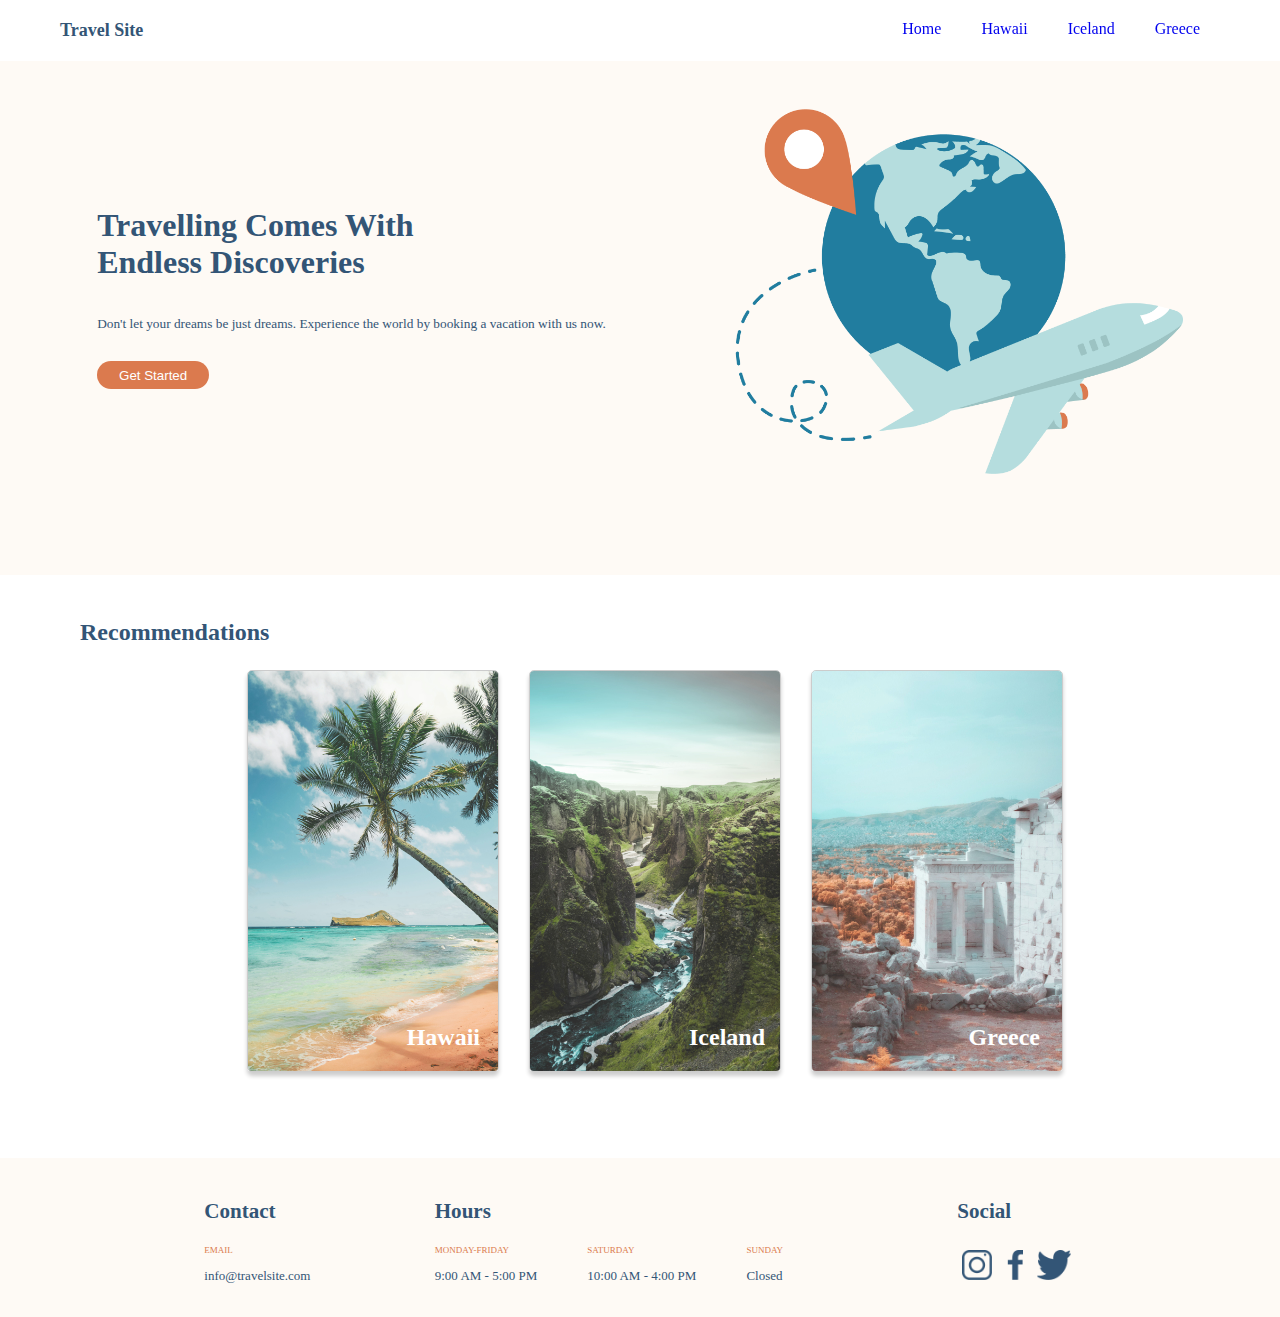
<file: index.html>
<!DOCTYPE html>
<html lang="en">
    <head>
        <meta charset="UTF-8">
        <meta name="viewport" content="width=device-width, initial-scale=1.0">
        <title>Travel Site</title>
        <link rel="stylesheet" href="./css/global.css">
        <link rel="stylesheet" href="./css/main.css">
    </head>
    <body>
        <header>
            <nav>
                <div class="nav-left">
                    <a class="nav-left__logo" href="./index.html">Travel Site</a>
                </div>
                <div class="nav-right">
                    <a class="nav-right__home--underlined" href="./index.html">Home</a>
                    <a class="nav-right__hawaii" href="./pages/hawaii.html">Hawaii</a>
                    <a class="nav-right__iceland" href="./pages/iceland.html">Iceland</a>
                    <a class="nav-right__greece" href="./pages/greece.html">Greece</a>
                </div>
            </nav>
        </header>
        <section class="hero">
            <div class="hero__column">
                <h1 class="hero__h1">Travelling Comes With <br> Endless Discoveries</h1>
                <p class="hero__subtitle">Don't let your dreams be just dreams. Experience the world by booking a vacation with us now.</p>
                <button class="hero__button">Get Started</button>
            </div>
            <img alt="hero.png" src="./assets/Images/hero.png"/>
        </section>
        <main>
            <section class="recommend">
                <h3 class="recommend__title">Recommendations</h3>
                <div class="recommend__cards-container">
                    <a class="recommend__card-hawaii" href="./pages/hawaii.html">
                        <p>Hawaii</p>
                        <img alt="hawaii" src="./assets/Images/hawaii.jpg"/>
                    </a>
                    <a class="recommend__card-iceland" href="./pages/iceland.html">
                        <p>Iceland</p>
                        <img alt="iceland.jpg" src="./assets/Images/iceland.jpg"/>
                    </a>
                    <a class="recommend__card-greece" href="./pages/greece.html">
                        <p>Greece</p>
                        <img alt="greece.jpg" src="./assets/Images/greece.jpg"/>
                    </a>
                </div>
            </section>
        </main>
        <footer>
            <div>
                <h3>Contact</h3>
                <div class="footer__subtitle">EMAIL</div>
                <p>info@travelsite.com</p>
            </div>
            <div class="footer__hours">
                <h3>Hours</h3>
                <div class="footer__hours-row">
                    <div class="footer__hours-item">
                        <div class="footer__subtitle">MONDAY-FRIDAY</div>
                        <p>9:00 AM - 5:00 PM</p>
                    </div>
                    <div class="footer__hours-item">
                        <div class="footer__subtitle">SATURDAY</div>
                        <p>10:00 AM - 4:00 PM</p>
                    </div>
                    <div class="footer__hours-item">
                        <div class="footer__subtitle">SUNDAY</div>
                        <p>Closed</p>
                    </div>
                </div>
            </div>
            <div>
                <h3>Social</h3>
                <img class="footer__social-icon" src="./assets/Icons/icon-instagram.png" alt="instagram"/>
                <img class="footer__social-icon" src="./assets/Icons/icon-facebook.png" alt="facebook"/>
                <img class="footer__social-icon" src="./assets/Icons/icon-twitter.png" alt="twitter"/>
            </div>
        </footer>
        
    </body>
</html>
</file>
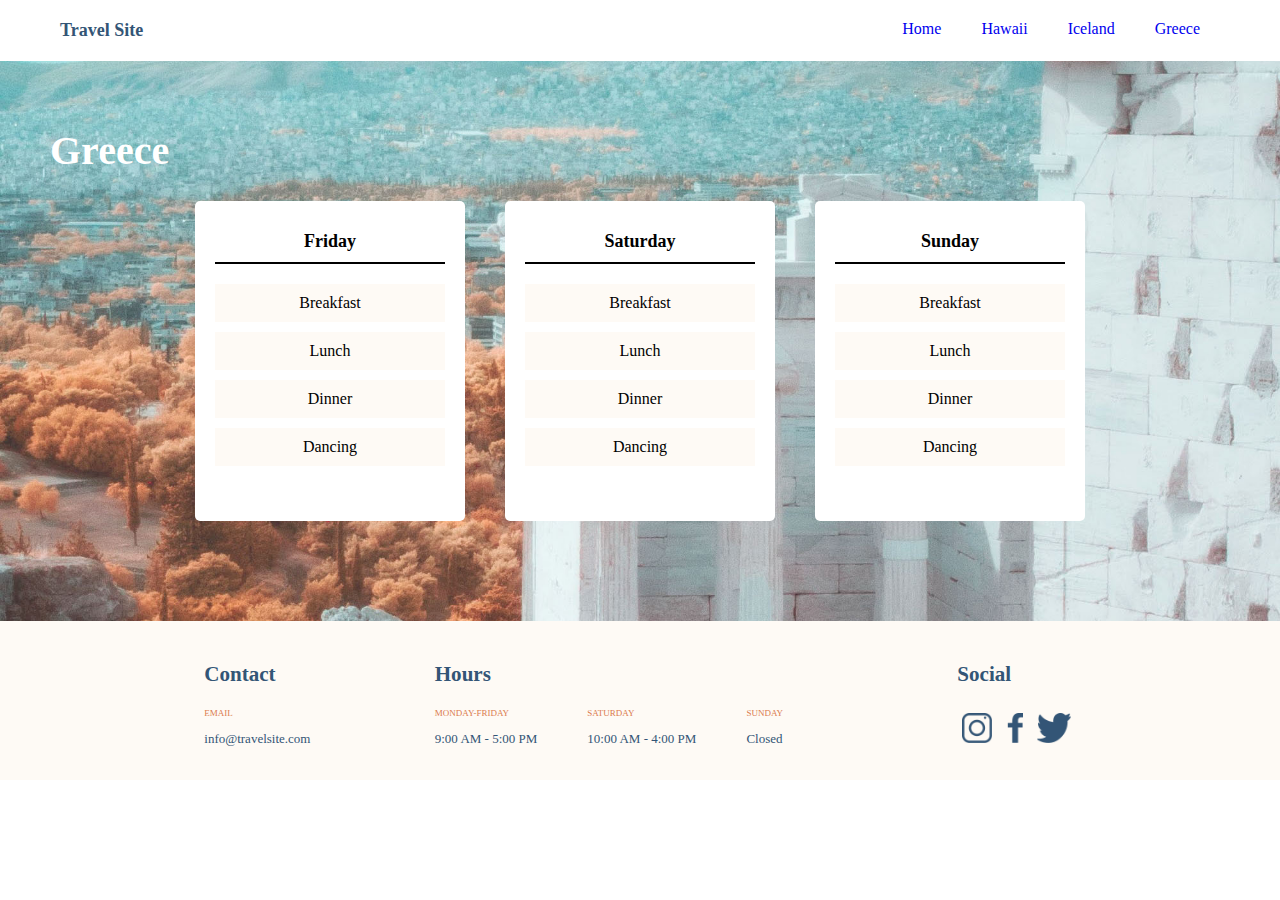
<file: pages/greece.html>
<!DOCTYPE html>
<html lang="en">
    <head>
        <meta charset="UTF-8">
        <meta name="viewport" content="width=device-width, initial-scale=1.0">
        <link rel="stylesheet" href="../css/global.css">
        <link rel="stylesheet" href="../css/destinations.css">
        <title>Travel site - Greece</title>
    </head>
    <body>
        <header>
            <nav>
                <div class="nav-left">
                    <a class="nav-left__logo" href="../index.html">Travel Site</a>
                </div>
                <div class="nav-right">
                    <a class="nav-right__home" href="../index.html">Home</a>
                    <a class="nav-right__hawaii" href="../pages/hawaii.html">Hawaii</a>
                    <a class="nav-right__iceland" href="../pages/iceland.html">Iceland</a>
                    <a class="nav-right__greece--underlined" href="../pages/greece.html">Greece</a>
                </div>
            </nav>
        </header>
        <main>
            <h1>Greece</h1>
            <section class="main">
            <div>
                <ul>
                    <li class="li__header">Friday</li>
                    <li>Breakfast</li>
                    <li>Lunch</li>
                    <li>Dinner</li>
                    <li>Dancing</li>
                </ul>
            </div>
            <div>
                <ul>
                    <li class="li__header">
                        Saturday
                    </li>
                    <li>Breakfast</li>
                    <li>Lunch</li>
                    <li>Dinner</li>
                    <li>Dancing</li>
                </ul>
            </div>
            <div>
                <ul>
                    <li class="li__header">
                        Sunday
                    </li>
                    <li>Breakfast</li>
                    <li>Lunch</li>
                    <li>Dinner</li>
                    <li>Dancing</li>
                </ul>
            </div>
            </section>
        </main>
        
        <footer>
            <div>
                <h3>Contact</h3>
                <div class="footer__subtitle">EMAIL</div>
                <p>info@travelsite.com</p>
            </div>
            <div class="footer__hours">
                <h3>Hours</h3>
                <div class="footer__hours-row">
                    <div class="footer__hours-item">
                        <div class="footer__subtitle">MONDAY-FRIDAY</div>
                        <p>9:00 AM - 5:00 PM</p>
                    </div>
                    <div class="footer__hours-item">
                        <div class="footer__subtitle">SATURDAY</div>
                        <p>10:00 AM - 4:00 PM</p>
                    </div>
                    <div class="footer__hours-item">
                        <div class="footer__subtitle">SUNDAY</div>
                        <p>Closed</p>
                    </div>
                </div>
            </div>
            <div>
                <h3>Social</h3>
                <img class="footer__social-icon" src="../assets/Icons/icon-instagram.png" alt="instagram"/>
                <img class="footer__social-icon" src="../assets/Icons/icon-facebook.png" alt="facebook"/>
                <img class="footer__social-icon" src="../assets/Icons/icon-twitter.png" alt="twitter"/>
            </div>
        </footer>
    </body>
</html>
</file>
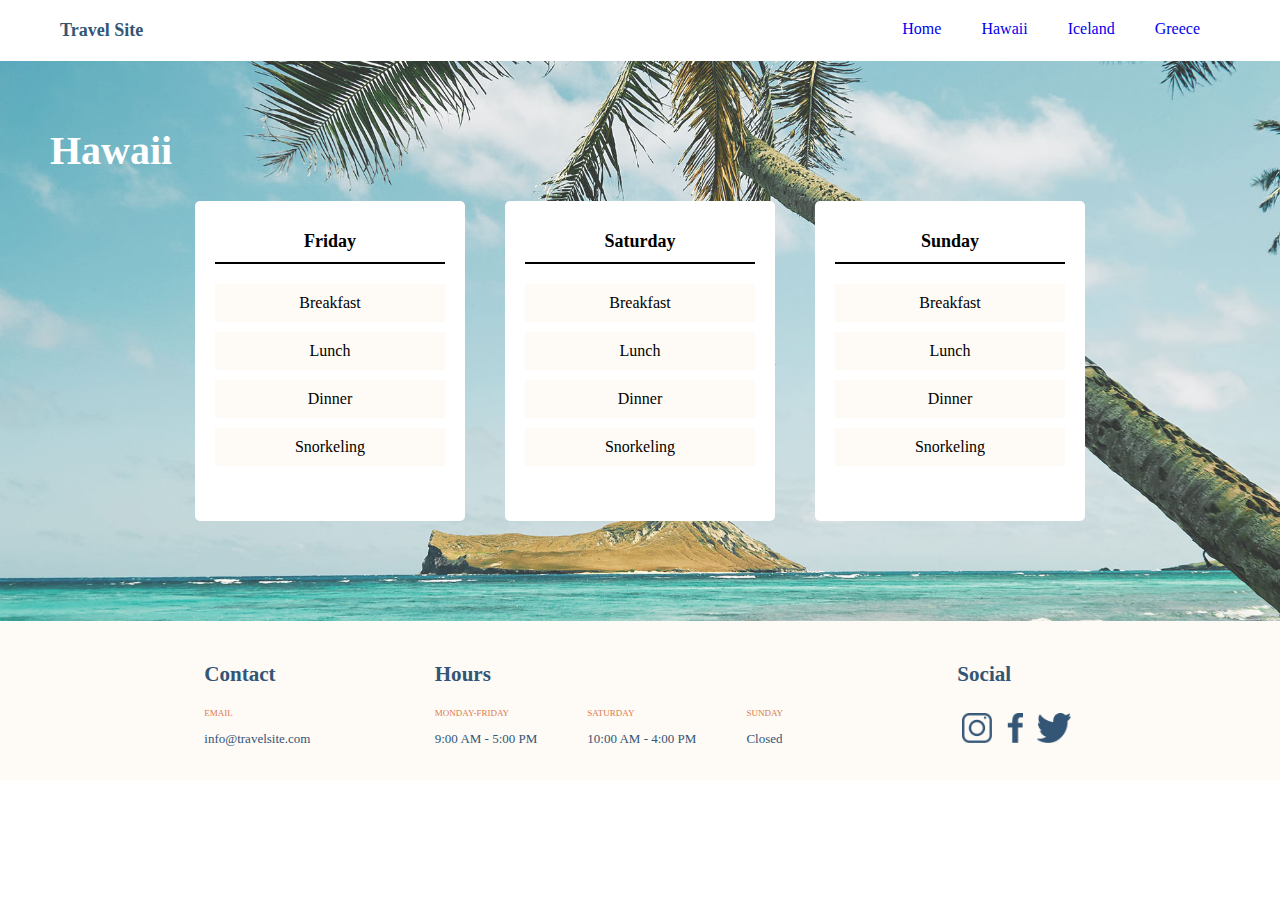
<file: pages/hawaii.html>
<!DOCTYPE html>
<html lang="en">
    <head>
        <meta charset="UTF-8">
        <meta name="viewport" content="width=device-width, initial-scale=1.0">
        <link rel="stylesheet" href="../css/global.css">
        <link rel="stylesheet" href="../css/destinations.css">
        <title>Travel site - Hawaii</title>
        <style>
            main{
            background-image: url(../assets/Images/hawaii.jpg);
            padding: 100px 50px;
            background-size:cover;
            color: white;
            background-position: center center; 
            }
        </style>
    </head>
    <body>
        <header>
            <nav>
                <div class="nav-left">
                    <a class="nav-left__logo" href="../index.html">Travel Site</a>
                </div>
                <div class="nav-right">
                    <a class="nav-right__home" href="../index.html">Home</a>
                    <a class="nav-right__hawaii--underlined" href="../pages/hawaii.html">Hawaii</a>
                    <a class="nav-right__iceland" href="../pages/iceland.html">Iceland</a>
                    <a class="nav-right__greece" href="../pages/greece.html">Greece</a>
                </div>
            </nav>
        </header>
        <main>
            <h1>Hawaii</h1>
            <section class="main">
            <div>
                <ul>
                    <li class="li__header">Friday</li>
                    <li>Breakfast</li>
                    <li>Lunch</li>
                    <li>Dinner</li>
                    <li>Snorkeling</li>
                </ul>
            </div>
            <div>
                <ul>
                    <li class="li__header">
                        Saturday
                    </li>
                    <li>Breakfast</li>
                    <li>Lunch</li>
                    <li>Dinner</li>
                    <li>Snorkeling</li>
                </ul>
            </div>
            <div>
                <ul>
                    <li class="li__header">
                        Sunday
                    </li>
                    <li>Breakfast</li>
                    <li>Lunch</li>
                    <li>Dinner</li>
                    <li>Snorkeling</li>
                </ul>
            </div>
            </section>
        </main>
        
        <footer>
            <div>
                <h3>Contact</h3>
                <div class="footer__subtitle">EMAIL</div>
                <p>info@travelsite.com</p>
            </div>
            <div class="footer__hours">
                <h3>Hours</h3>
                <div class="footer__hours-row">
                    <div class="footer__hours-item">
                        <div class="footer__subtitle">MONDAY-FRIDAY</div>
                        <p>9:00 AM - 5:00 PM</p>
                    </div>
                    <div class="footer__hours-item">
                        <div class="footer__subtitle">SATURDAY</div>
                        <p>10:00 AM - 4:00 PM</p>
                    </div>
                    <div class="footer__hours-item">
                        <div class="footer__subtitle">SUNDAY</div>
                        <p>Closed</p>
                    </div>
                </div>
            </div>
            <div>
                <h3>Social</h3>
                <img class="footer__social-icon" src="../assets/Icons/icon-instagram.png" alt="instagram"/>
                <img class="footer__social-icon" src="../assets/Icons/icon-facebook.png" alt="facebook"/>
                <img class="footer__social-icon" src="../assets/Icons/icon-twitter.png" alt="twitter"/>
            </div>
        </footer>
    </body>
</html>
</file>
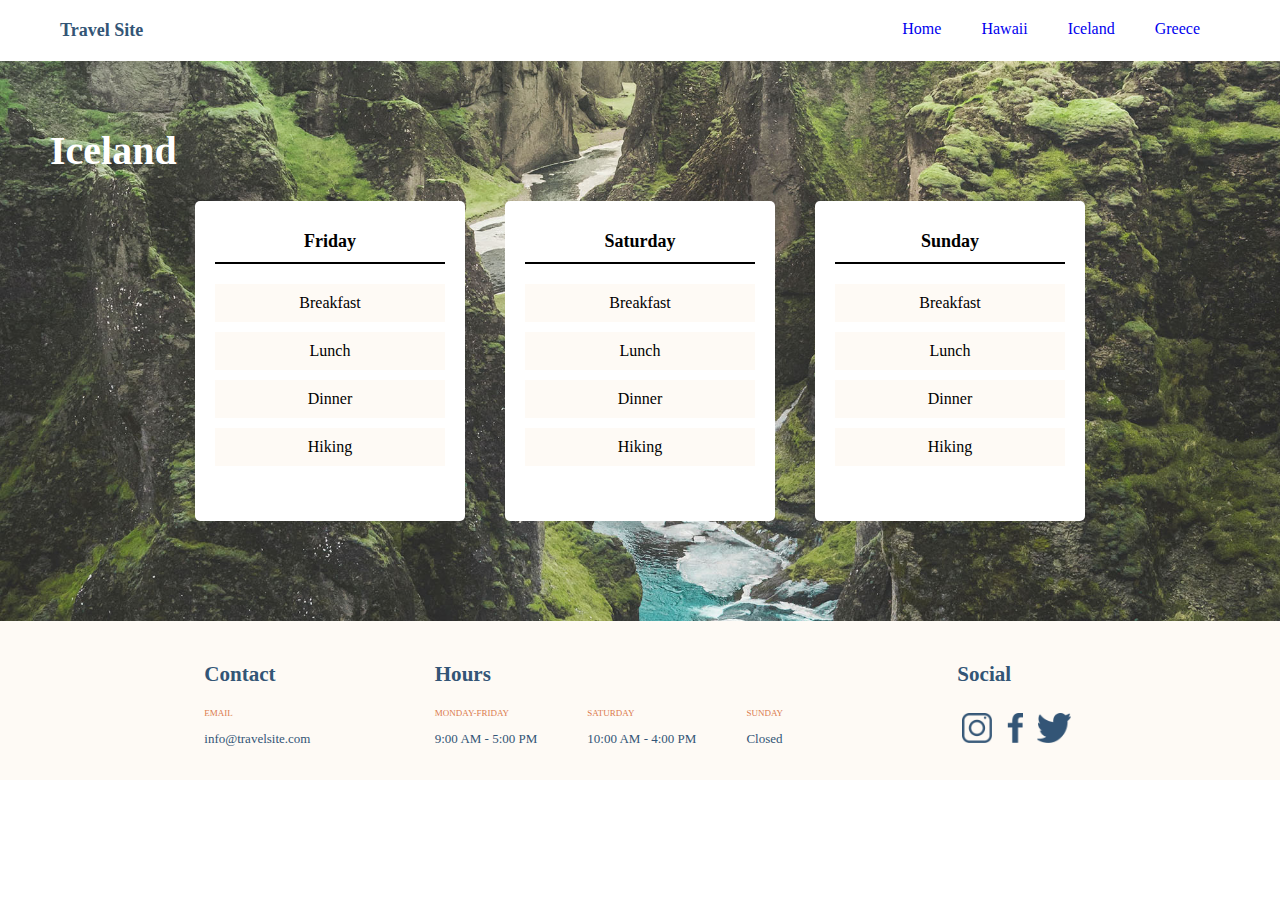
<file: pages/iceland.html>
<!DOCTYPE html>
<html lang="en">
    <head>
        <meta charset="UTF-8">
        <meta name="viewport" content="width=device-width, initial-scale=1.0">
        <link rel="stylesheet" href="../css/global.css">
        <link rel="stylesheet" href="../css/destinations.css">
        <title>Travel site - Iceland</title>
        <style>
            main{
            background-image: url(../assets/Images/iceland.jpg);
            padding: 100px 50px;
            background-size:cover;
            color: white;
            background-position: center center;
            }
        </style>
    </head>
    <body>
        <header>
            <nav>
                <div class="nav-left">
                    <a class="nav-left__logo" href="../index.html">Travel Site</a>
                </div>
                <div class="nav-right">
                    <a class="nav-right__home" href="../index.html">Home</a>
                    <a class="nav-right__hawaii" href="../pages/hawaii.html">Hawaii</a>
                    <a class="nav-right__iceland--underlined" href="../pages/iceland.html">Iceland</a>
                    <a class="nav-right__greece" href="../pages/greece.html">Greece</a>
                </div>
            </nav>
        </header>
        <main>
            <h1>Iceland</h1>
            <section class="main">
            <div>
                <ul>
                    <li class="li__header">Friday</li>
                    <li>Breakfast</li>
                    <li>Lunch</li>
                    <li>Dinner</li>
                    <li>Hiking</li>
                </ul>
            </div>
            <div>
                <ul>
                    <li class="li__header">
                        Saturday
                    </li>
                    <li>Breakfast</li>
                    <li>Lunch</li>
                    <li>Dinner</li>
                    <li>Hiking</li>
                </ul>
            </div>
            <div>
                <ul>
                    <li class="li__header">
                        Sunday
                    </li>
                    <li>Breakfast</li>
                    <li>Lunch</li>
                    <li>Dinner</li>
                    <li>Hiking</li>
                </ul>
            </div>
            </section>
        </main>
        
        <footer>
            <div>
                <h3>Contact</h3>
                <div class="footer__subtitle">EMAIL</div>
                <p>info@travelsite.com</p>
            </div>
            <div class="footer__hours">
                <h3>Hours</h3>
                <div class="footer__hours-row">
                    <div class="footer__hours-item">
                        <div class="footer__subtitle">MONDAY-FRIDAY</div>
                        <p>9:00 AM - 5:00 PM</p>
                    </div>
                    <div class="footer__hours-item">
                        <div class="footer__subtitle">SATURDAY</div>
                        <p>10:00 AM - 4:00 PM</p>
                    </div>
                    <div class="footer__hours-item">
                        <div class="footer__subtitle">SUNDAY</div>
                        <p>Closed</p>
                    </div>
                </div>
            </div>
            <div>
                <h3>Social</h3>
                <img class="footer__social-icon" src="../assets/Icons/icon-instagram.png" alt="instagram"/>
                <img class="footer__social-icon" src="../assets/Icons/icon-facebook.png" alt="facebook"/>
                <img class="footer__social-icon" src="../assets/Icons/icon-twitter.png" alt="twitter"/>
            </div>
        </footer>
    </body>
</html>
</file>
<file: css/global.css>
body {
    margin: 0;
    font-family: Verdana;
    align-items: center;
}

nav{
    background-color: #FFFFFF;
    position: fixed;
    top: 0;
    width: 100%;
    padding: 20px 60px;
    display: flex;
    flex-wrap: wrap;
    align-items: baseline;
}

.nav-left__logo{
    color:#335576;
    font-size: large;
    font-weight: bold;
    text-decoration: none;
}

.nav-right__home--underlined, .nav-right__hawaii--underlined,.nav-right__iceland--underlined,.nav-right__greece--underlined{
    text-decoration: underline #DB7A4E 2px;
    text-underline-offset: 13px;
}

.nav-left{
    width: fit-content;
    left: 0;
}

.nav-right{
    width: fit-content;
    position: inherit;
    right: 60px;
    display: flex;
    flex-direction: row;
    justify-content: flex-end;
    
}

.nav-right__home--underlined, .nav-right__hawaii--underlined,.nav-right__iceland--underlined,.nav-right__greece--underlined,.nav-right__home,.nav-right__hawaii, .nav-right__iceland, .nav-right__greece{
   margin-left: 20px;
   margin-right: 20px;
   text-decoration: none;
}

footer{
    background-color: #FEFAF5;
    color: #335576;
    padding: 20px 80px;
    font-size:large;
    display: flex;
    flex-direction: row;
    justify-content: space-evenly;
}

.footer__subtitle {
    color: #DB7A4E;
    font-size:xx-small;
}

footer p{
    font-size: small;
}

footer img{
    max-height: 30px;
    width: auto;
}

.footer__hours-row{
    display: flex;
}

.footer__hours-item{
    margin-right: 50px;
}

.footer__social-icon{
    padding: 5px 5px;
}
</file>
<file: css/main.css>
.hero{
    padding: 100px 80px;
    background-color: #FEFAF5;
    color: #335576;
    display: flex;
    flex-direction: row;
    justify-content: space-evenly;
    align-items: center;
}

.hero img{
    width: 35vw;
    height: auto;
}

.hero__column{
    display: flex;
    flex-direction: column;
    justify-content: center;
    margin-right: 7rem;
}

.hero__h1{
    font-size: xx-large;
}

.hero__subtitle{
    font-size: smaller;
    padding-bottom: 1rem;
}

.hero__button{
    width: 7rem;
    padding: 0.4rem 0.7rem;
    border-radius: 15px;
    border: 0;
    color: white;
    background-color: #DB7A4E;
}

.recommend{
    padding: 20px 50px 80px 80px;
}

.recommend__title{
    font-size: x-large;
    color:#335576;
}

.recommend__cards-container{
    display: flex;
    flex-direction: row;
    justify-content: center;
    font-size: x-large;
    font-weight:bolder;
}

.recommend__cards-container img{
    width: 250px;
    height: 400px;
    margin: 0 15px;
    border-radius: 5px;
    border: 1px solid rgba(0,0,0,0.2);
    box-shadow: 0px 4px 4px rgba(0,0,0,0.2);
}

.recommend__card-hawaii p{
    position: absolute;
    right: 800px;
    top: 1000px;
    color: white;
}

.recommend__card-iceland p{
    position: absolute;
    right: 515px;
    top: 1000px;
    color: white;
}

.recommend__card-greece p{
    position: absolute;
    right: 240px;
    top: 1000px;
    color: white;
}
</file>
<file: css/destinations.css>
h1{
    font-size: 5ch;
}

ul {
    list-style-type:none;
    width: 250px;
    height: 300px;
    background-color: white;
    padding: 10px;
    margin: 0 20px;
    border-radius: 5px;
}

main{
    background-image: url(../assets/Images/greece.jpg);
    padding: 100px 50px;
    background-size:cover;
    color: white;
    background-position: center center;
}

.main{
    color: black;
    display: flex;
    flex-direction: row;
    justify-content: center;
}

li{
    text-align: center;
    padding: 10px;
    margin: 10px;
    background-color: #FEFAF5;
 }

 .li__header{
    font-size: large;
    font-weight: bold;
    background-color: white;
    border-bottom: 2px black solid;
    margin-bottom: 20px;

 }
</file>
